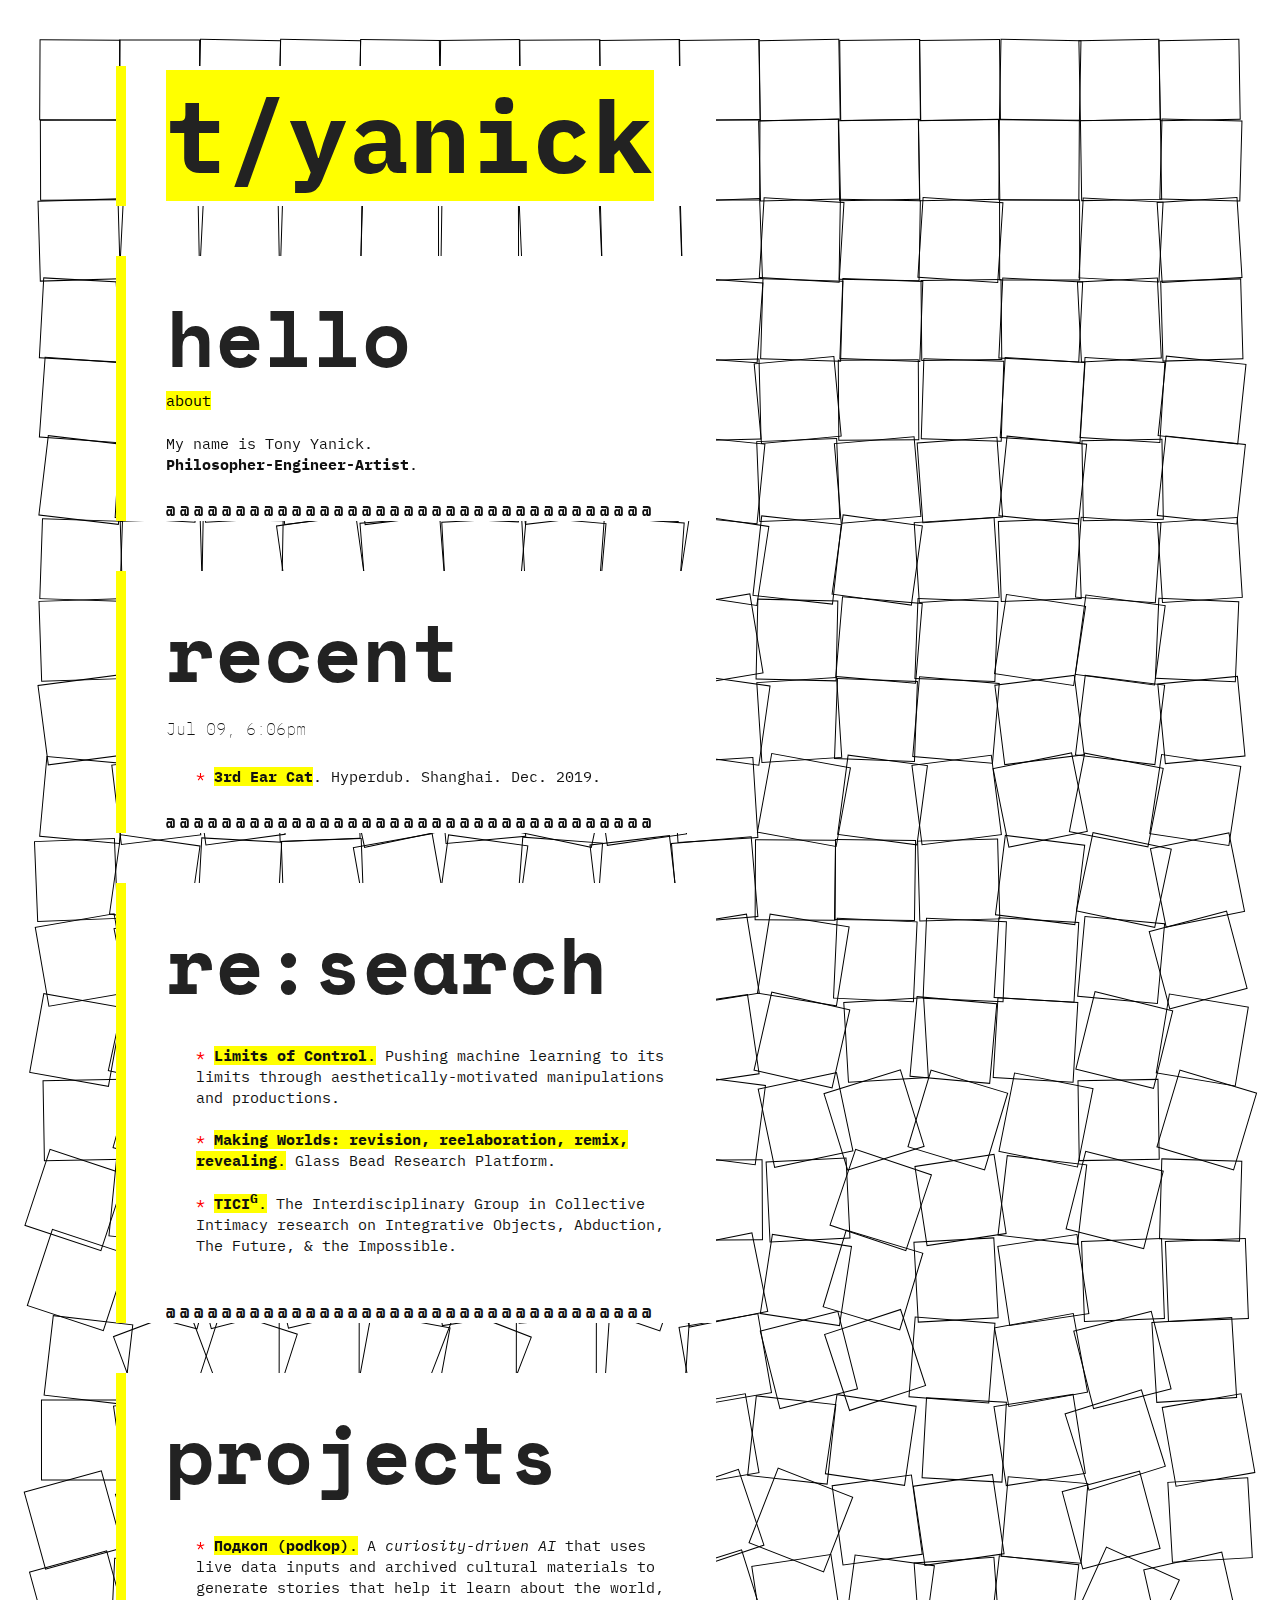
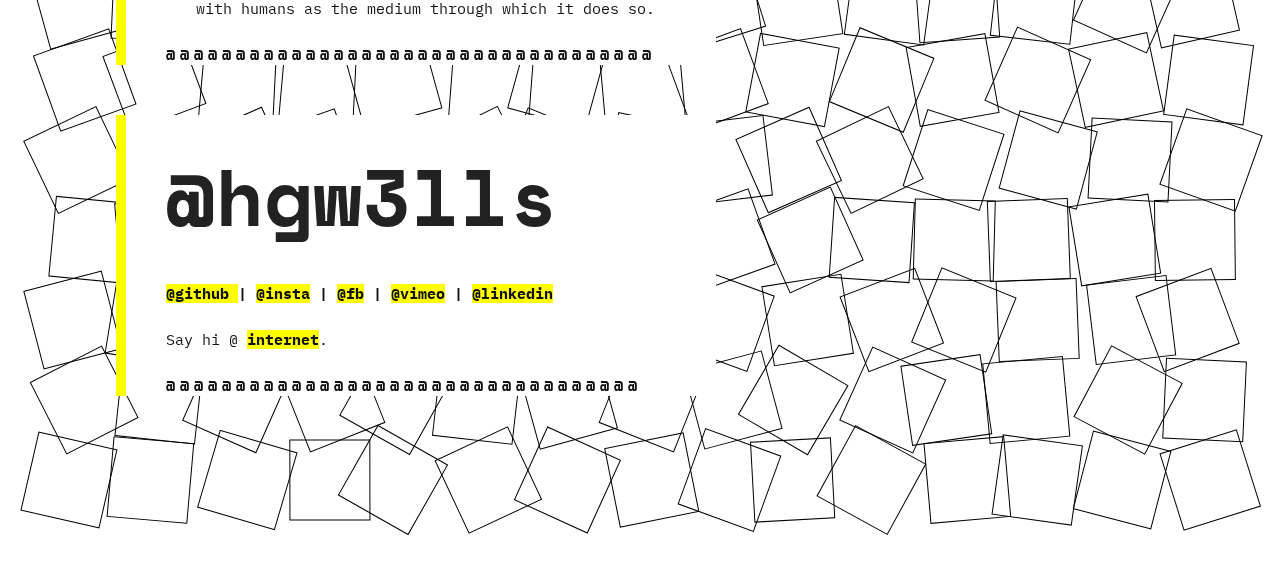
<file: index.html>
<!doctype html>
<html>
    <head>
      <meta charset="UTF-8">
      <meta name="viewport" content="width=device-width, initial-scale=1">
     
        <!-- CSS -->
        <!--<link href='./css/styles.css' rel='stylesheet'>-->
        <link href='./css/style.css' rel='stylesheet'>

        <!-- JS -->
        <script src='js/GifLinks.js'></script>
		 <link href="https://fonts.googleapis.com/css?family=IBM+Plex+Mono:100,100i,200,200i,300,300i,400,400i,500,500i,600,600i,700,700i|Space+Mono:400,400i,700,700i&display=swap" rel="stylesheet">

    </head>
<body onresize="drawCanvas()">
  <canvas></canvas>
<div>
<article>
<main>
	
				
			<section>
				<h1 class="big name"><a >t/yanick</a></h1>
				
				
			</section>
			
			<section>
				
				
				<h2 class="big"><b>hello</b></h2>
				<a class="giflink" data-src="./img/giflinks.gif">about</a>
				
				
				
				<p>My name is Tony Yanick.
				<br /><b>Philosopher-Engineer-Artist</b>.</p>
				
								<p class="sign">@@@@@@@@@@@@@@@@@@@@@@@@@@@@@@@@@@@</p>
			</section>
			
			<section>
				
				
				<h2 class="big"><b>recent</b></h2>
				<p class="time" id="time">Jul 09, 6:06pm</p>
				
				<ul>
					<span class="star">* </span><a style="box-shadow:none" href="attention-insight/index.html"><b>3rd Ear Cat</b></a>. Hyperdub. Shanghai. Dec. 2019.
				</ul>
				<p class="sign">@@@@@@@@@@@@@@@@@@@@@@@@@@@@@@@@@@@</p>
			</section>
			
			<section>
				
				
				<h2 class="big"><b>re:search</b></h2>
				
				<ul>
					<span class="star">* </span> <a style="box-shadow:none" href="edificios/index.html"><b>Limits of Control</b>.</a> Pushing machine learning to its limits through aesthetically-motivated manipulations and productions.		
					<br /><br /><span class="star">* </span><a style="box-shadow:none" href="edificios/index.html"><b>Making Worlds: revision, reelaboration, remix, revealing</b>.</a> Glass Bead Research Platform.					<br /><br />
					<span class="star">* </span><a style="box-shadow:none" href="edificios/index.html"><b>TICI<sup>G</sup></b>.</a> The Interdisciplinary Group in Collective Intimacy research on Integrative Objects, Abduction, The Future, & the Impossible. <br /><br />
										
					
				</ul>
				<p class="sign">@@@@@@@@@@@@@@@@@@@@@@@@@@@@@@@@@@@</p>
			</section>
			
			<section>
				
				
				<h2 class="big"><b>projects</b></h2>
				
				<ul>
					<span class="star">* </span> <a style="box-shadow:none" href="edificios/index.html"><b>Подкоп (podkop)</b>.</a> A <I>curiosity-driven AI</I> that uses live data inputs and archived cultural materials to generate stories that help it learn about the world, with humans as the medium through which it does so.
				</ul>
				<p class="sign">@@@@@@@@@@@@@@@@@@@@@@@@@@@@@@@@@@@</p>
			</section>
			
			<section>
				
				
				<h2 class="big"><span style="font-family: 'Space Mono', monospace;"><b>&#64;hgw3lls</b></span></h2>
				<!--<span style=“font-size: 50px;”>@hgw3lls</span><br /><br />-->
				<b><p><span style="font-family: 'Space Mono', monospace; font-size:25px;"></span>
			
				<a target="_blank" rel="noopener noreferrer" href="https://www.github.com/hgw3lls/"> @github </a> | <a target="_blank" rel="noopener noreferrer" href="http://www.github.com/hgw3lls/">@insta</a> | <a target="_blank" rel="noopener noreferrer" href="http://www.github.com/hgw3lls/"> @fb</a> | <a target="_blank" rel="noopener noreferrer" href="http://www.github.com/hgw3lls/">@vimeo</a>	| <a target="_blank" rel="noopener noreferrer" href="http://www.github.com/hgw3lls/">@linkedin</a>			</b>
								<p>Say hi @ <b><a data-src="./img/internet.gif">internet</a></b>.</p>
				
				<p class="sign">@@@@@@@@@@@@@@@@@@@@@@@@@@@@@@@@@@</p>
				
			</section>
	
		</main>
	</div>
	        </article>
	
                
           
        <script>
            var elements = document.querySelectorAll( 'article a' );
            GifLinks( elements );
        </script>

       <script src='./js/draw.js'></script>
       <script>
         drawCanvas();
       </script>
       
    </body>
</html>
</file>
<file: css/styles.css>
/*
 * giflinks
 *
 * MIT licensed
 * Copyright (C) 2013 Tim Holman, http://tholman.com
 */

/** {
 	-webkit-font-smoothing: antialiased;
 	-moz-box-sizing: border-box;
 	box-sizing: border-box;
 	max-height: 1000000px;
}*/

body {
	-webkit-text-size-adjust: none;
	padding-left: 80px;
	padding-right: 80px;
	min-width: 900px;
}

header {
	position: relative;
	height: 125px;
	width: 540px;
	margin: auto;
	margin-top: 70px;
}

header .container, header .container div {
	position: absolute;
	width: 100%;
	height: 100%;
	left: 0px;
	top: 0px;
}

header .front {
	z-index: 2;	
}

header .front img {
	height: auto;
	width: 100%;
}

header .back {
	background-size: cover;
	background-position: 50% 100%;
	background-image: url('../img/header_back.gif');
	z-index: 1;
}

article {
	max-width: 1000px;
	margin: auto;
	font-family: Georgia, Times, "Times New Roman", serif;
	font-size: 26px;
	letter-spacing: 0.1px;
	text-align: justify;
	margin-top: 70px;
	line-height: 34px;
}

article .giflink {
	color: rgb(245, 90, 3);
	font-style: italic;
}

article .no-link {
	cursor: default;
}

.final {
	text-align: center;
	font-size: 16px;
	font-style: italic;
	margin-top: 60px;
	margin-bottom: 40px;
}

iframe {
  margin-bottom: -4px;
  margin-left: 2px;
}

.final a, .final iframe {
	margin-right: 8px;
	margin-left: 8px;
	color: #111;
}

.github-link {
  position: fixed;
  z-index: 2;
  top: 0;
  right: 0;
  border: 0;
}
</file>
<file: css/style.css>
/*body {
    margin: 0;
    overflow-y: auto;
    overflow-x: hidden;
    font-family: "Lucida Console", Monaco, monospace;
}*/


div {
    position: absolute;
    /*background: white;*/
    top: 0;
    left: 0;
    padding: 16px;
    max-width: 650px;
    margin: 50px;
}
/*@font-face {
font-family: 'Space Mono', monospace;
font-style: normal;
font-weight: 700;
/*src: local("InputSans-Bold"),url("static/InputSans-Bold-e36ff764871076a07acbd4d1fca7297a-.eot#") format("embedded-opentype"),url("static/InputSans-Bold-64f8c778b7e8111337c7085dfb983eee.woff") format("woff"),url("static/InputSans-Bold-dbd4b22cb7b7cbcaed63c8e77372fcfa.ttf") format("opentype"),url("static/InputSans-Bold-f5263b4de3a66f7147f5655e2eb90f6b.svg#web") format("svg")*!/
}

@font-face {
font-family: 'IBM Plex Mono', monospace;
font-style: normal;
font-weight: 400;
/*src: local("InputSans-Regular"),url("static/InputSans-Regular-ea5bf5b658af165b6e7459802789a240-.eot#") format("embedded-opentype"),url("static/InputSans-Regular-71ccf9a402566bf3dbfbf60167112c6e.woff") format("woff"),url("static/InputSans-Regular-34e635c38b3ddaba521c5b6fc5bd599e.ttf") format("opentype"),url("static/InputSans-Regular-a83b0bf267e6a10cc65685fc3e091735.svg#web") format("svg")*!/
}

@font-face {
font-family: 'Space Mono', monospace;
font-style: normal;
font-weight: 500;
/*src: local("InputSans-Medium"),url("static/InputSans-Medium-f914b388c9a82e7c294941b577812cb4-.eot#") format("embedded-opentype"),url("static/InputSans-Medium-84158ec8d5d6bfac23bf91b434d66ea2.woff") format("woff"),url("static/InputSans-Medium-6305e5f445c70e9e60b09f936797bb1e.ttf") format("opentype"),url("static/InputSans-Medium-8bc62343c033063e756c7f8440fb8a41.svg#web") format("svg")*!/
}*/

/*! Normalize browsers defaults */

* {
	margin: 0;
	padding: 0;
	line-height: 1;
	/*-webkit-tap-highlight-color: rgba(0,0,0,0)*/
}

html {
/*    font-family: 'Space Mono', monospace;*/
font-family: 'IBM Plex Mono', monospace;
font-style: bold;
font-weight: 400;
-ms-text-size-adjust: 100%;
	-webkit-text-size-adjust: 100%
}

body {
	margin: 0;
	font-size: 15px;
	box-sizing: border-box;
	margin: 0;
	overflow-y: auto;
	overflow-x: hidden;
}

article, aside, details, figcaption, figure, footer, header, hgroup, main, nav, section, summary {
	display: block
}

a {
	background: transparent;
	text-decoration: none;
	color: inherit;
	cursor: pointer;
	outline: none;
	-webkit-tap-highlight-color: rgba(0,0,0,0)
}

a:active, a:hover {
	outline: 0
}

b, strong {
	font-weight: 700
}

h1 {
	font-size: 2em;
	margin: .67em 0
}

h1, h2, h3, h4, h5, h6, p, span {
	font-size: inherit;
	margin: 0;
	font-weight: inherit;
	line-height: 1
}

ol, ul {
	list-style: none
}

::selection {
	background: #00f5bc
}

::-moz-selection {
	background: #00f5bc
}

.sign {
	/*font-size: px;*/
	font-family: 'Space Mono', monospace;
	letter-spacing: 5px;
	white-space: nowrap;
	font-weight: 700;
	overflow: hidden
}

pre-section {
		
		/*transparent;*/
}

section {
	background: white;	
	margin-top: 50px;
	border-left: 10px solid #ff0;
	padding-left: 40px;
	overflow: hidden;
	
}

section:first-child {
	margin-top: 0
}

h1, h2, p, ul {
	margin-top: 25px;
	line-height: 1.4;
	font-size: 15px;
	color: #111;
	overflow: hidden
}

ul li {
	margin-top: 10px;
	line-height: 1.4
}

h2.big, p.big {
	font-family: 'Space Mono', monospace;
	font-weight: 700;
	font-size: 80px;
	color: #222;
	word-wrap: break-word;
	font-weight: 400
}

h1.name {

font-size: 100px;
	color: #222;
	margin-top: 0;
	font-weight: 700;
	letter-spacing: 1px
}

p:first-child {
	margin-top: 0
}

a {
	background: #ff0
}

a:hover {
	background: #00f5bc
}

b {
	font-weight: 700
}

small.date {
	margin-bottom: 50px;
	display: block
}

.star {
	color: red
}

article {
	padding-left: 50px
}

article h1 {
	font-size: 40px;
	color: #222;
	word-wrap: break-word;
	font-weight: 500;
	margin-top: 50px
}

article ul {
	padding: 0 2em;
	list-style: initial
}

article p>img {
	display: block;
	margin: 0 auto
}

.time {
	/*top: 5px;*/
	/*right: 80px;*/
	/*border-bottom:1px dashed;*/
	font-size: 16.5px;
	margin: 10px 0 0;
	/*display: inline-block;*/
	font-weight: 100;
	
}

.time:hover {
	/*top: 5px;*/
	/*right: 80px;*/
	/*border-bottom:2px dashed;*/
	font-size: 16.5px;
	/*background: #ff0;*/
	margin: 10px 0 0;
	/*display: inline-block;*!/*/
	font-weight: 500
}

/*.gatsby-resp-image-link, .gatsby-resp-image-link:hover {
	background: none
}*/

@media only screen and (max-width:480px) {
	{
		margin: 10px 20px 15px;
		padding: 15px 0
	}
	
	section {
		padding-left: 0;
		border: 0;
		margin-top: 40px
	}
	
	h2.big {
		font-size: 34px
	}
	
	h1.name {
		font-size: 24px
	}
	
	ul li {
		line-height: 1.45
	}
}
</file>
